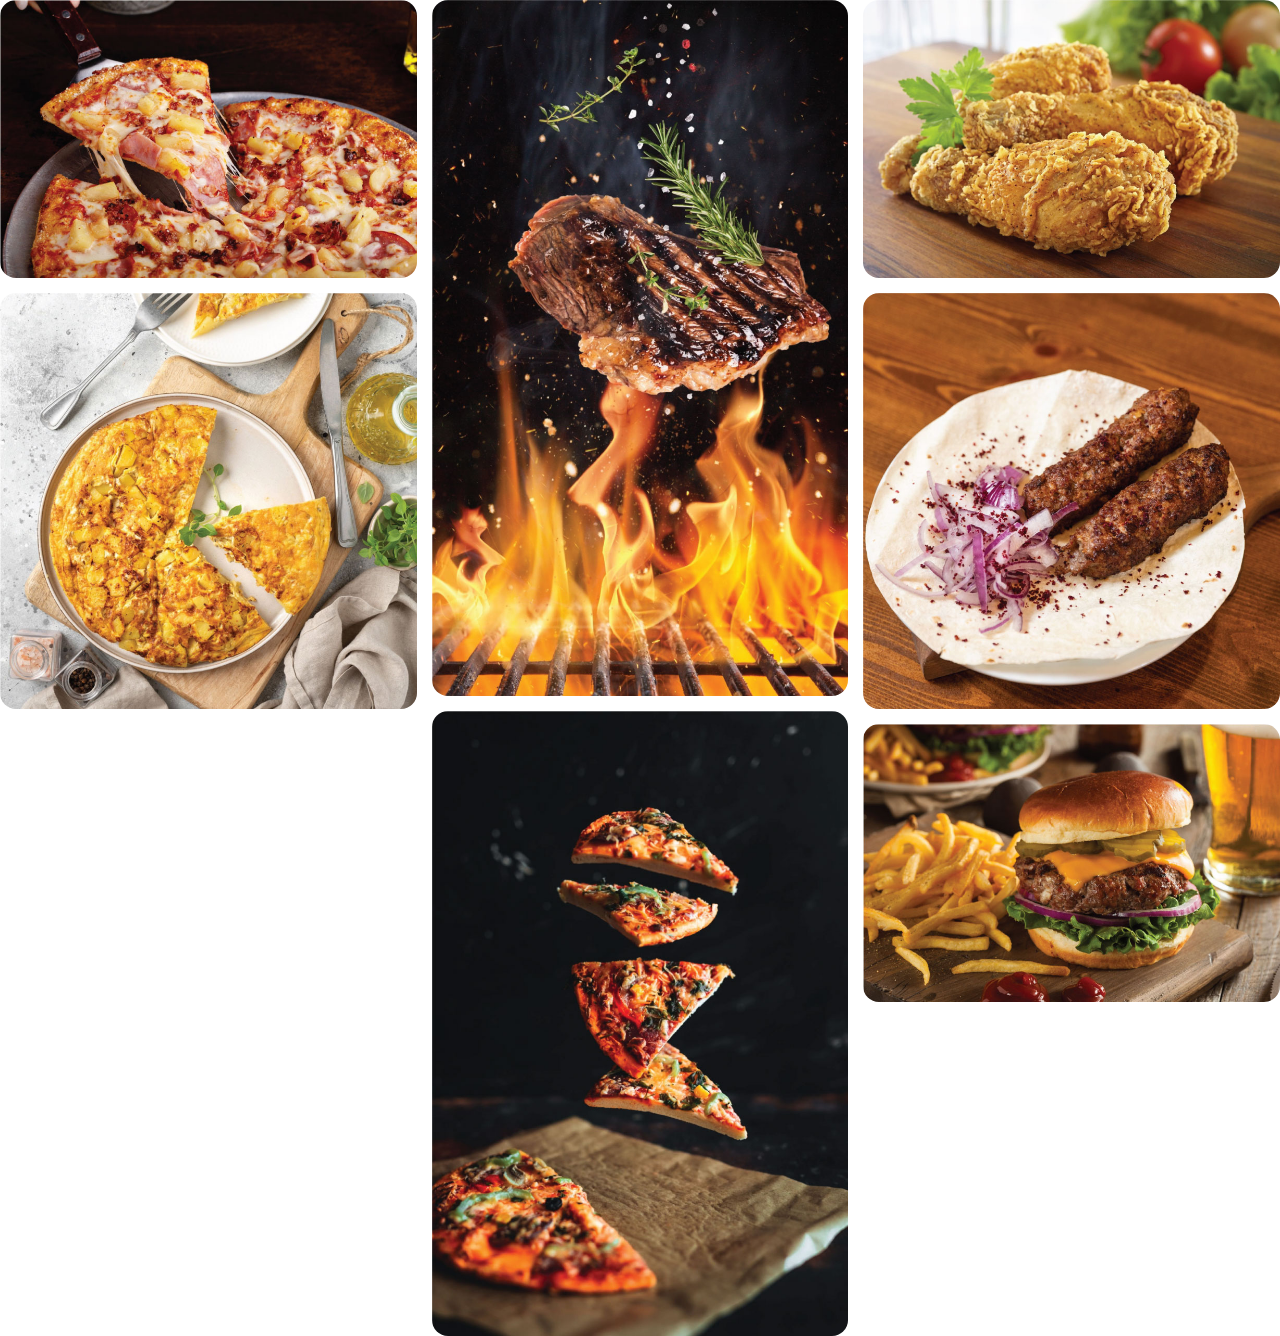
<file: omnia.html>
<html>

<head>
    <link rel="stylesheet" href="./omnia.css">
</head>

<body>
    <div class="grid">
        <img src="./Images/meal-1.jpg" alt="">
        <img src="./Images/meal-7.jpg" alt="">
        <img src="./Images/meal-2.jpg" alt="">
        <img src="./Images/meal-4.jpg" alt="">
        <img src="./Images/meal-5.jpg" alt="">
        <img src="./Images/meal-6.jpg" alt="">
        <img src="./Images/meal-3.jpg" alt="">
    </div>
</body>

</html>
</file>
<file: omnia.css>
* {
  box-sizing: border-box;
  margin: 0%;
  padding: 0%;
}

.grid{
    columns: 3;
    column-gap: 15px;
}

.grid img{
    display: block;
    width: 100%;
    margin-bottom: 15px;
    border-radius: 1rem;
}
</file>
